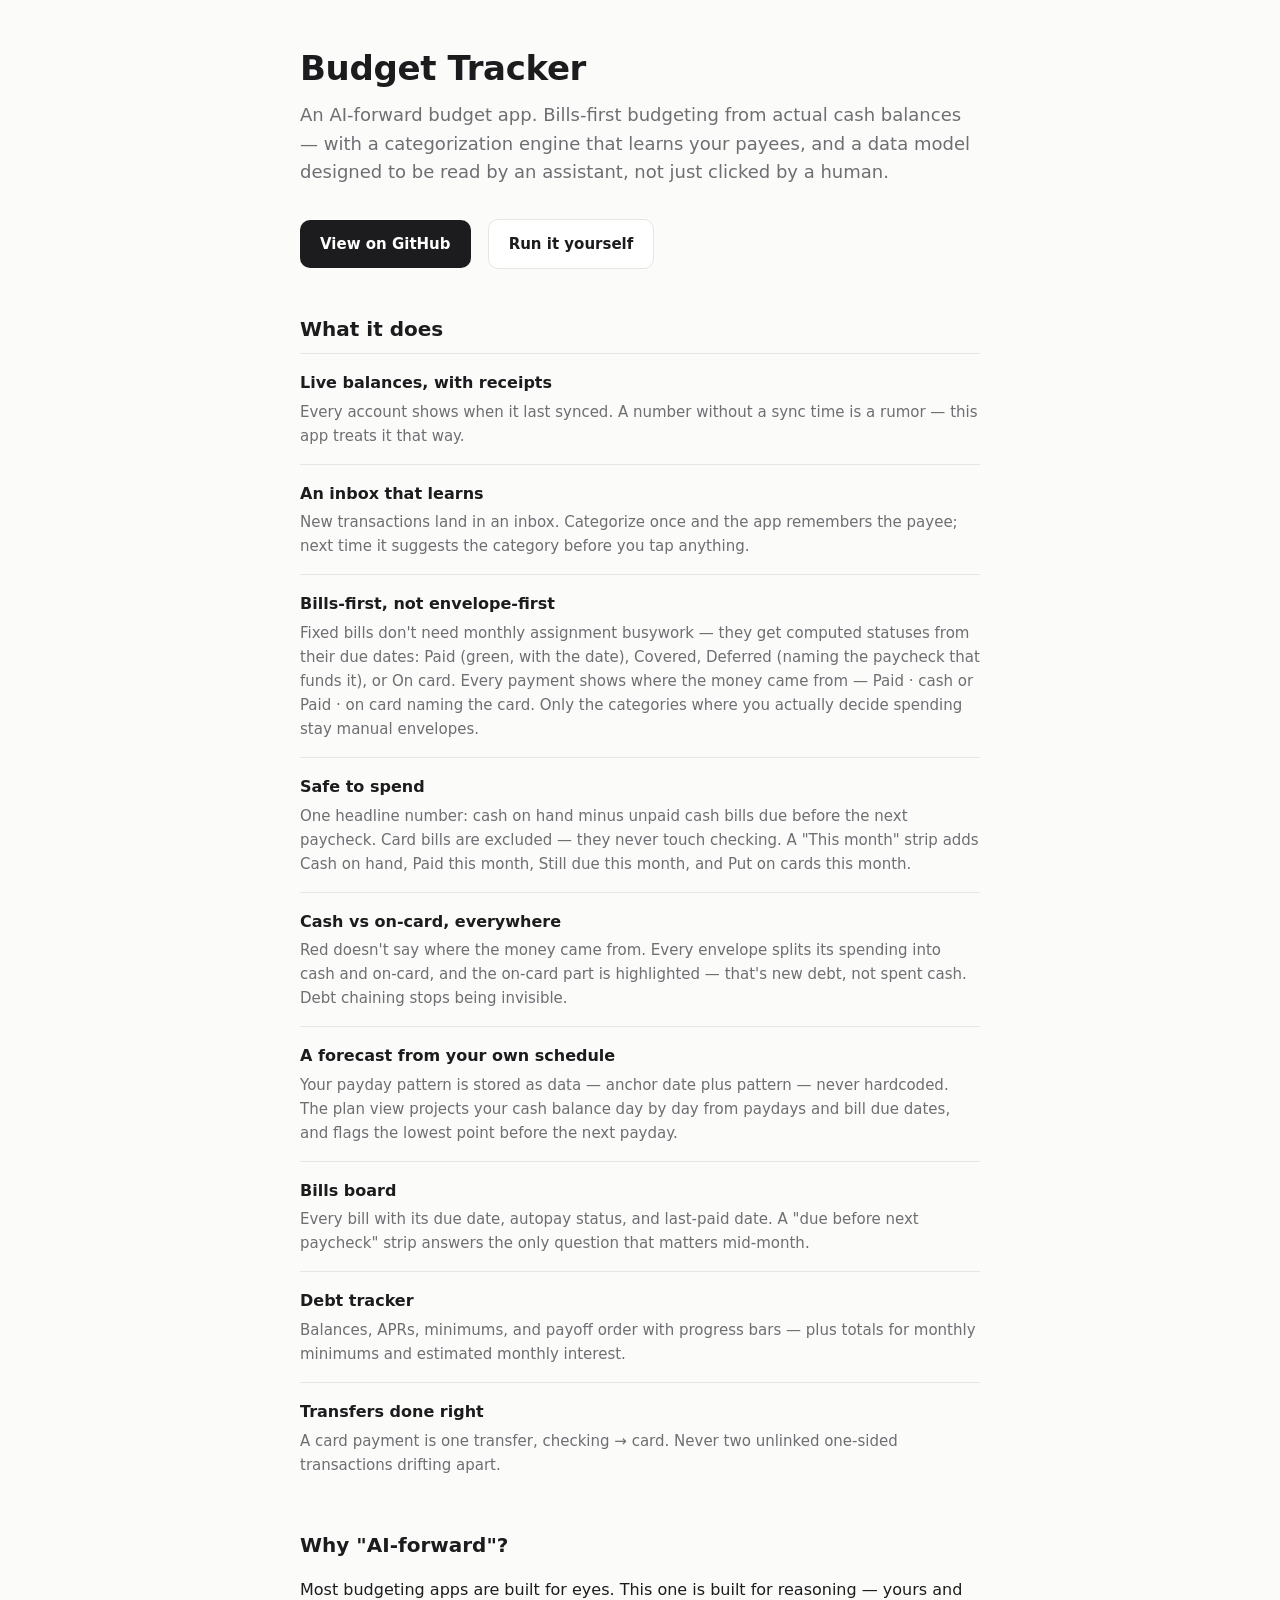
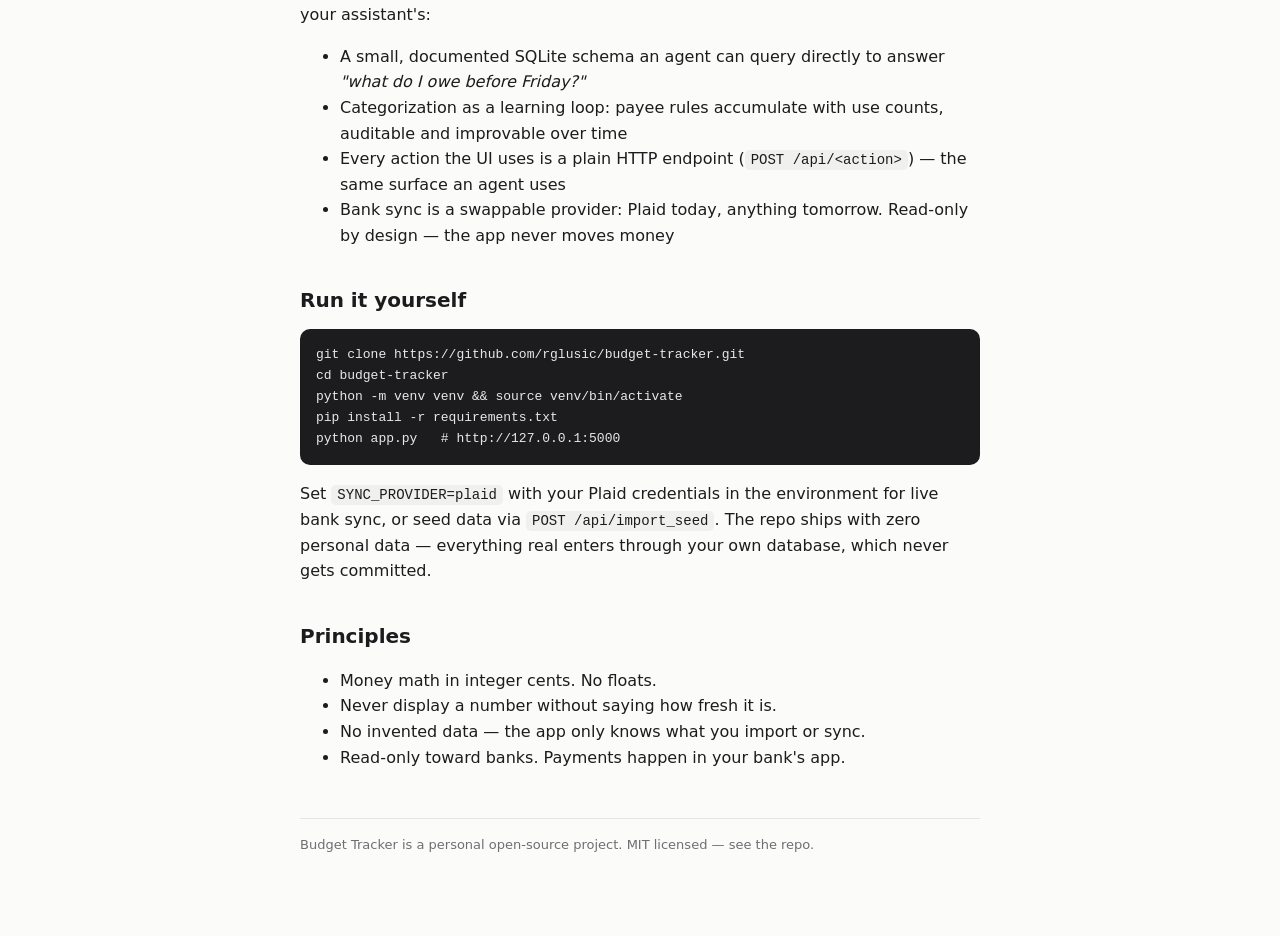
<file: docs/index.html>
<!DOCTYPE html>
<html lang="en">
<head>
<meta charset="utf-8">
<meta name="viewport" content="width=device-width, initial-scale=1">
<title>Budget Tracker — an AI-forward budget app</title>
<meta name="description" content="Bills-first budgeting from actual cash balances: computed bill statuses, a safe-to-spend headline, and a day-by-day cash forecast projected from your own stored payday pattern.">
<style>
  :root { --ink:#1c1c1e; --muted:#6e6e73; --line:#e5e5e2; --accent:#0a7aff; --bg:#fbfbfa; }
  * { box-sizing:border-box; }
  body { margin:0; font-family:-apple-system,system-ui,"Segoe UI",sans-serif; color:var(--ink); background:var(--bg); line-height:1.6; }
  .wrap { max-width:720px; margin:0 auto; padding:48px 20px 80px; }
  h1 { font-size:34px; line-height:1.2; margin:0 0 12px; letter-spacing:-0.01em; }
  h2 { font-size:20px; margin:36px 0 8px; }
  p, li { font-size:16px; }
  .lede { font-size:18px; color:var(--muted); margin:0 0 24px; }
  .cta { display:inline-block; margin:8px 12px 8px 0; padding:12px 20px; border-radius:10px;
         background:var(--ink); color:#fff; text-decoration:none; font-weight:600; font-size:15px; }
  .cta.ghost { background:#fff; color:var(--ink); border:1px solid var(--line); }
  .feat { border-top:1px solid var(--line); padding:16px 0; }
  .feat strong { display:block; font-size:16px; margin-bottom:4px; }
  .feat p { margin:0; color:var(--muted); font-size:15px; }
  code { background:#f0f0ee; padding:2px 6px; border-radius:5px; font-size:14px; }
  pre { background:#1c1c1e; color:#e8e8e8; padding:16px; border-radius:10px; overflow-x:auto; font-size:13px; }
  footer { margin-top:48px; padding-top:16px; border-top:1px solid var(--line); color:var(--muted); font-size:13px; }
</style>
</head>
<body>
<div class="wrap">

  <h1>Budget Tracker</h1>
  <p class="lede">An AI-forward budget app. Bills-first budgeting from actual
  cash balances — with a categorization engine that learns your payees, and a
  data model designed to be read by an assistant, not just clicked by a human.</p>

  <a class="cta" href="https://github.com/rglusic/budget-tracker">View on GitHub</a>
  <a class="cta ghost" href="#self-host">Run it yourself</a>

  <h2>What it does</h2>

  <div class="feat">
    <strong>Live balances, with receipts</strong>
    <p>Every account shows when it last synced. A number without a sync time is a rumor — this app treats it that way.</p>
  </div>
  <div class="feat">
    <strong>An inbox that learns</strong>
    <p>New transactions land in an inbox. Categorize once and the app remembers the payee; next time it suggests the category before you tap anything.</p>
  </div>
  <div class="feat">
    <strong>Bills-first, not envelope-first</strong>
    <p>Fixed bills don't need monthly assignment busywork — they get computed statuses from their due dates: Paid (green, with the date), Covered, Deferred (naming the paycheck that funds it), or On card. Every payment shows where the money came from — Paid · cash or Paid · on card naming the card. Only the categories where you actually decide spending stay manual envelopes.</p>
  </div>
  <div class="feat">
    <strong>Safe to spend</strong>
    <p>One headline number: cash on hand minus unpaid cash bills due before the next paycheck. Card bills are excluded — they never touch checking. A "This month" strip adds Cash on hand, Paid this month, Still due this month, and Put on cards this month.</p>
  </div>
  <div class="feat">
    <strong>Cash vs on-card, everywhere</strong>
    <p>Red doesn't say where the money came from. Every envelope splits its spending into cash and on-card, and the on-card part is highlighted — that's new debt, not spent cash. Debt chaining stops being invisible.</p>
  </div>
  <div class="feat">
    <strong>A forecast from your own schedule</strong>
    <p>Your payday pattern is stored as data — anchor date plus pattern — never hardcoded. The plan view projects your cash balance day by day from paydays and bill due dates, and flags the lowest point before the next payday.</p>
  </div>
  <div class="feat">
    <strong>Bills board</strong>
    <p>Every bill with its due date, autopay status, and last-paid date. A "due before next paycheck" strip answers the only question that matters mid-month.</p>
  </div>
  <div class="feat">
    <strong>Debt tracker</strong>
    <p>Balances, APRs, minimums, and payoff order with progress bars — plus totals for monthly minimums and estimated monthly interest.</p>
  </div>
  <div class="feat">
    <strong>Transfers done right</strong>
    <p>A card payment is one transfer, checking → card. Never two unlinked one-sided transactions drifting apart.</p>
  </div>

  <h2>Why "AI-forward"?</h2>
  <p>Most budgeting apps are built for eyes. This one is built for reasoning —
  yours and your assistant's:</p>
  <ul>
    <li>A small, documented SQLite schema an agent can query directly to answer <em>"what do I owe before Friday?"</em></li>
    <li>Categorization as a learning loop: payee rules accumulate with use counts, auditable and improvable over time</li>
    <li>Every action the UI uses is a plain HTTP endpoint (<code>POST /api/&lt;action&gt;</code>) — the same surface an agent uses</li>
    <li>Bank sync is a swappable provider: Plaid today, anything tomorrow. Read-only by design — the app never moves money</li>
  </ul>

  <h2 id="self-host">Run it yourself</h2>
  <pre>git clone https://github.com/rglusic/budget-tracker.git
cd budget-tracker
python -m venv venv &amp;&amp; source venv/bin/activate
pip install -r requirements.txt
python app.py   # http://127.0.0.1:5000</pre>
  <p>Set <code>SYNC_PROVIDER=plaid</code> with your Plaid credentials in the
  environment for live bank sync, or seed data via
  <code>POST /api/import_seed</code>. The repo ships with zero personal data —
  everything real enters through your own database, which never gets committed.</p>

  <h2>Principles</h2>
  <ul>
    <li>Money math in integer cents. No floats.</li>
    <li>Never display a number without saying how fresh it is.</li>
    <li>No invented data — the app only knows what you import or sync.</li>
    <li>Read-only toward banks. Payments happen in your bank's app.</li>
  </ul>

  <footer>Budget Tracker is a personal open-source project. MIT licensed — see the repo.</footer>

</div>
</body>
</html>
</file>
